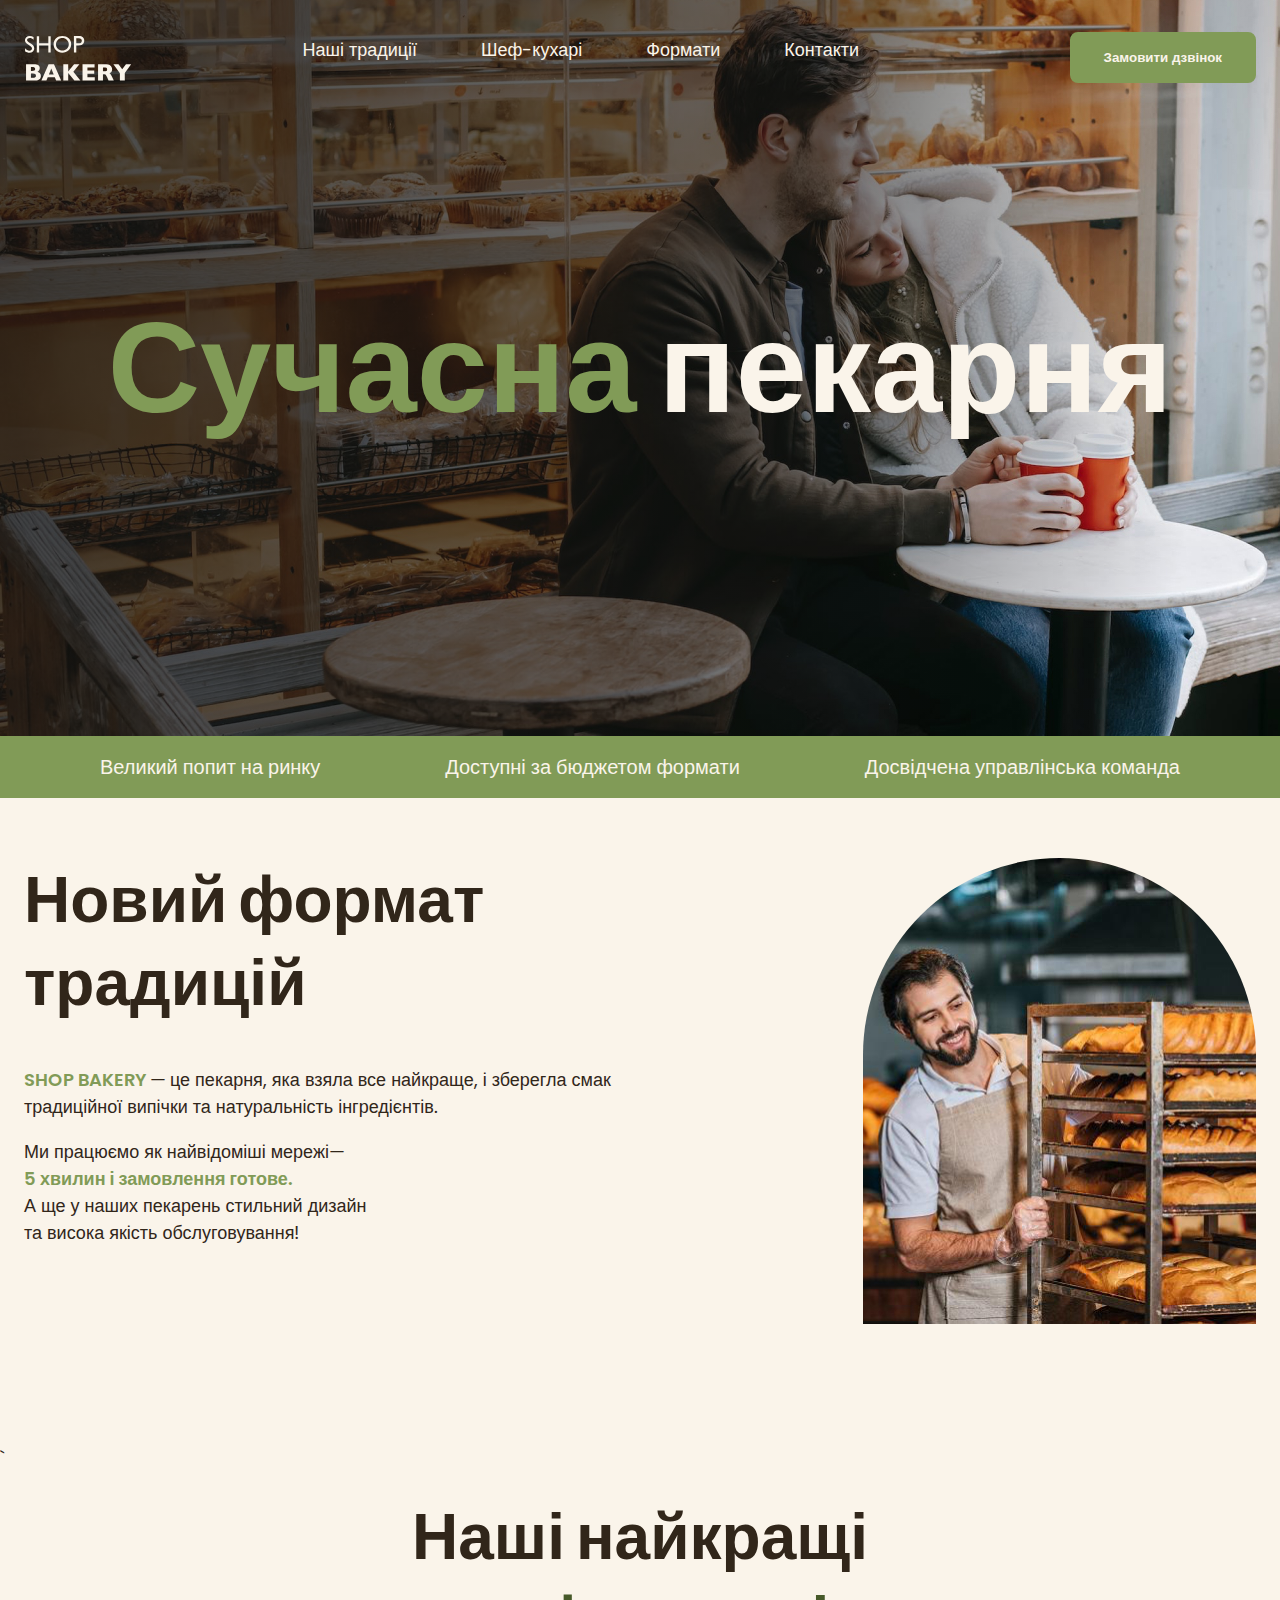
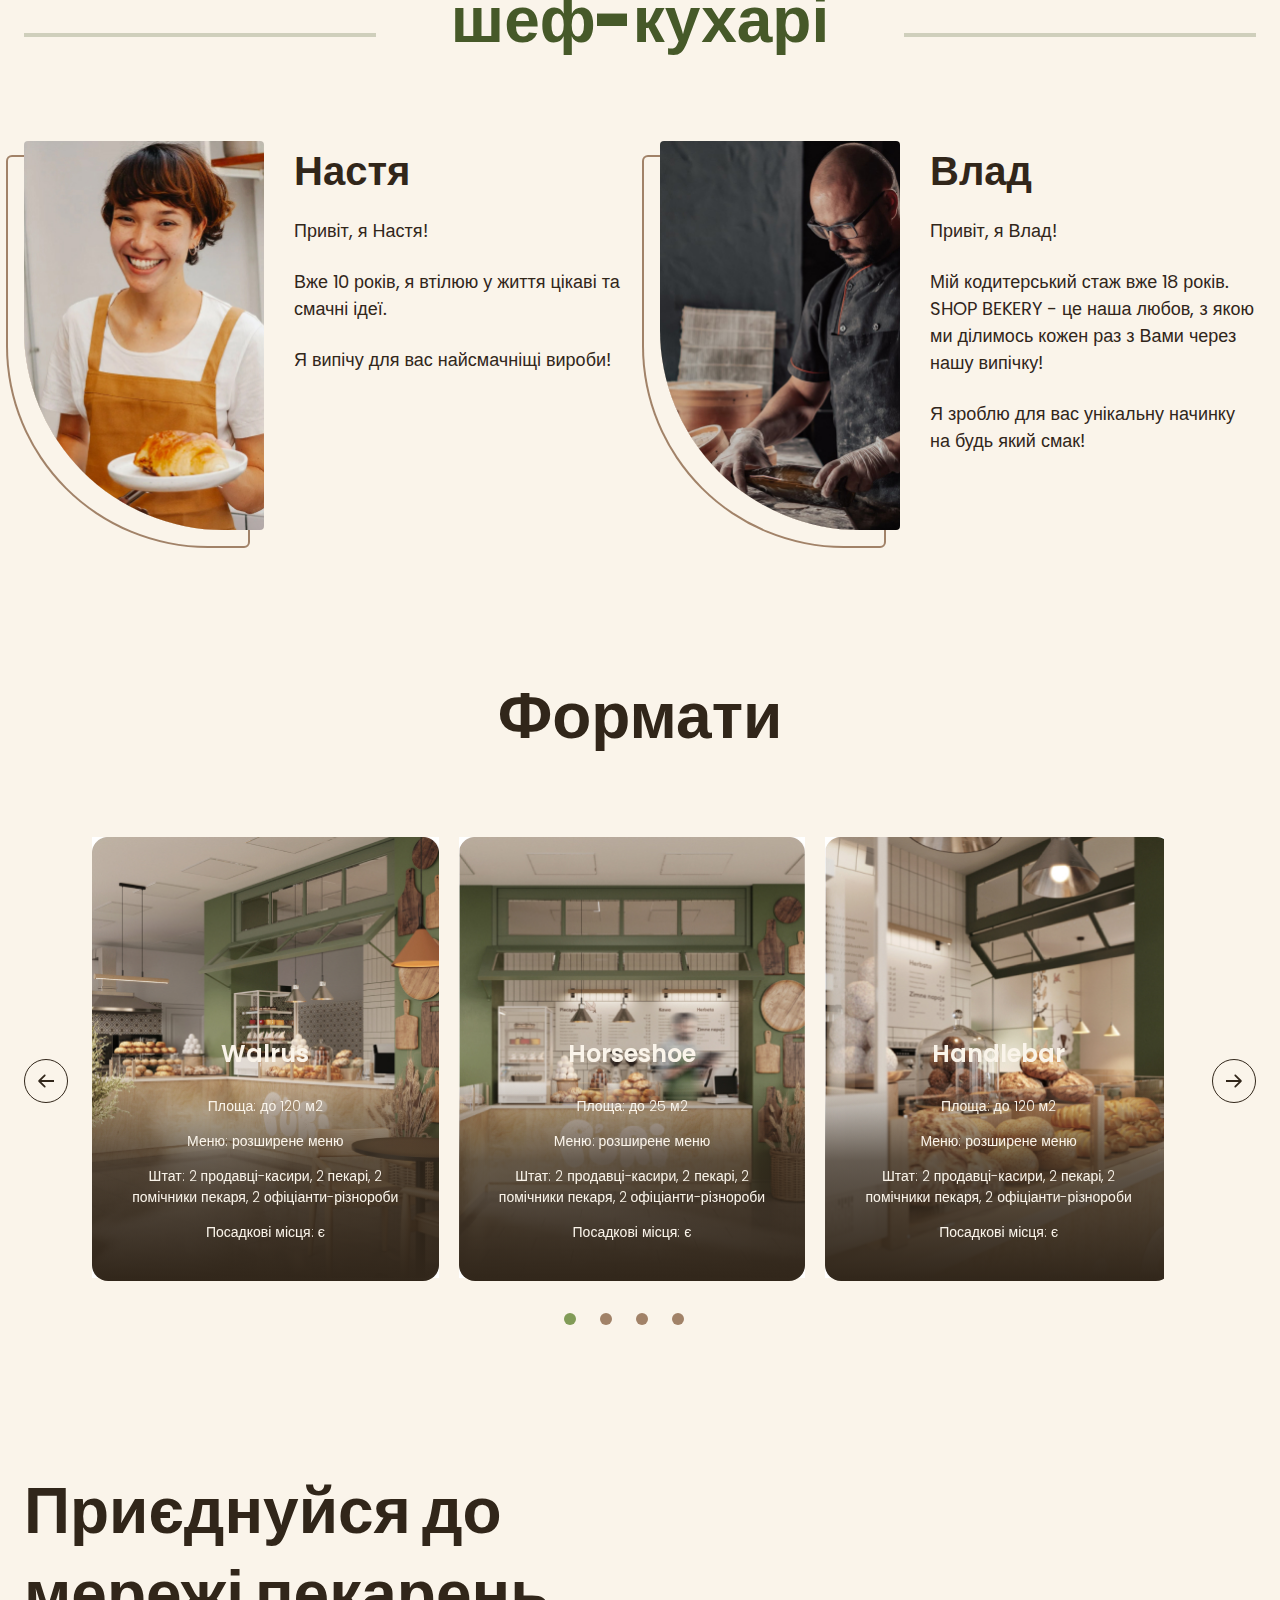
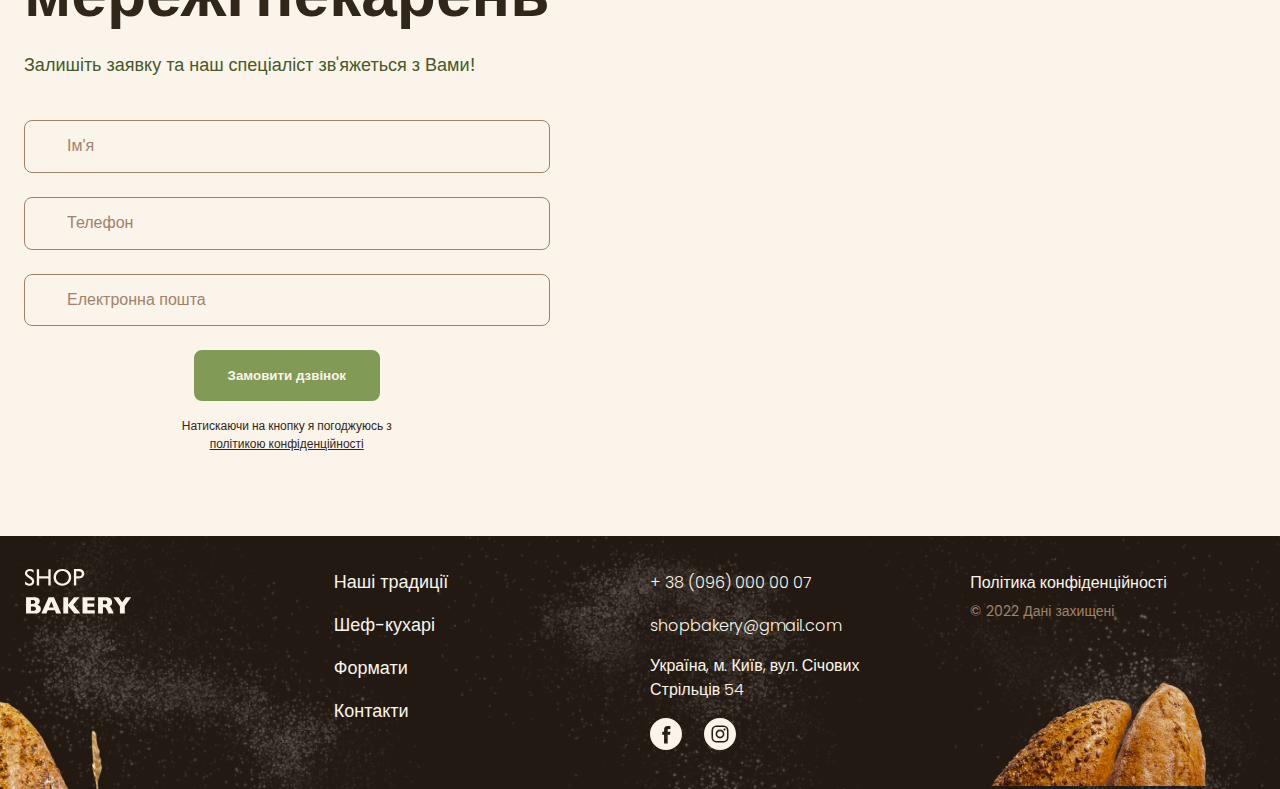
<file: index.html>
<!DOCTYPE html>
<html lang="uk">

<head>
  <meta charset="UTF-8" />
  <meta name="viewport" content="width=device-width, initial-scale=1.0" />
  <title>Сучасна пекарня</title>
</head>
<link rel="preconnect" href="https://fonts.googleapis.com">
<link rel="preconnect" href="https://fonts.gstatic.com" crossorigin>
<link rel="stylesheet" href="./css/main.min.css">
<link rel="stylesheet" href="https://unpkg.com/swiper@8/swiper-bundle.min.css" />

<body>
  <header class="header">
    <div class="header__container">
      <nav class="header__nav">
        <a href="./index.html"><img src="./images/logo.svg" alt="логотип сучасної пекарні"></a>
        <ul class="header__menu">
          <li><a class=" link" href="#traditions-section">Наші традиції</a></li>
          <li><a class=" link" href="#cooker-section">Шеф-кухарі</a></li>
          <li><a class=" link" href="#format-section">Формати</a></li>
          <li><a class=" link" href="#contact-section">Контакти</a></li>
        </ul>
      </nav>
      <button type="button" class="header__button modal-btn-open">Замовити дзвінок</button>
      <button type="button" class="header__burger menu-btn-open">
        <svg width="24" height="24">
          <use href="./images/icons.svg#icon-burger_menu1"> </use>
        </svg>
      </button>
      <div class="mobile-menu">
        <button type="button" class="mobile-menu__btn-close menu-btn-close"></button>
        <div class="mobile-menu__container">
          <nav class="mobile-menu__nav">
            <a class="mobile-menu__logo" href="./index.html"></a>
            <ul class="mobile-menu__menu">
              <li><a class="mobile-menu__link menu-link" href="#traditions-section">Наші традиції</a></li>
              <li><a class="mobile-menu__link menu-link" href="#cooker-section">Шеф-кухарі</a></li>
              <li><a class="mobile-menu__link menu-link" href="#format-section">Формати</a></li>
              <li><a class="mobile-menu__link menu-link" href="#contact-section">Контакти</a></li>
            </ul>
          </nav>
          <img class="mobile-menu__group" src="./images/mobile-group.png" alt="bread and text mobile">
        </div>
      </div>
    </div>
  </header>
  <main>
    <section class="hero-section"> <!-- 1 -->
      <div class="hero-section__container ">
        <h1 class="hero-section__title"> <span class="text-brand">Сучасна</span> пекарня</h1>
      </div>
      <button type="button" class="hero-section__button modal-btn-open">Замовити дзвінок</button>
    </section>
    <section class="adventages-section"> <!-- 2.1 -->
      <div class="adventages-container">
        <h2 class="visually-hidden">Наші переваги</h2>
        <ul class="adventages-section__list">
          <li class="adventages-section__item">Великий попит на ринку</li>
          <li class="adventages-section__item">Доступні за бюджетом формати</li>
          <li class="adventages-section__item">Досвідчена управлінська команда</li>
        </ul>
      </div>
    </section>
    <section class="traditions-section section" id="traditions-section"> <!-- 2 -->
      <div class="container">
        <div class="traditions-section__container">
          <div class="traditions-section__content">
            <h2 class="section__title traditions-section__title ">Новий формат традицій </h2>
            <p class="traditions-section__text"><span class="uppercase text-brand text-bold">shop bakery
              </span> — це пекарня, яка взяла все
              найкраще, і зберегла смак <br>
              традиційної випічки та натуральність інгредієнтів.</p>
            <p class="traditions-section__text">Ми працюємо як найвідоміші мережі— <br>
              <span class="text-brand text-bold">5 хвилин і замовлення готове.</span> <br>
              А ще у наших пекарень стильний дизайн <br>
              та висока якість обслуговування!
            </p>
          </div>
          <img class="traditions-section__image" srcset="./images/baker-man.jpg 1x, ./images/baker-@2x.jpg 2x"
            src="./images/baker-man.jpg" alt="чоловік пекар дивиться на батони із посмішкою">
        </div>
      </div>
    </section>

    <section class="chefs-section section" id="chefs-section"> <!-- 3 -->`
      <div class="container">
        <h2 class="chefs-section__title section__title section__title--centered">Наші найкращі <br>
          <span class="text-brand-dark">шеф-кухарі</span>
        </h2>
        <ul class="chefs-section__list">
          <li class="chefs-section__item">
            <article class="chef-card">
              <img class="chef-card__foto" src="./images/Nastya chef.jpg"
                srcset="./images/Nastya chef.jpg 1x, ./images/Nastya chef@2x.jpg 2x" alt="Nastya-foto">
              <div>
                <h3 class="chef-card__title">Настя</h3>
                <p class="chef-card__text"> Привіт, я Настя!</p>
                <p class="chef-card__text">Вже 10 років, я втілюю
                  у життя цікаві та смачні ідеї.</p>
                <p class="chef-card__text">Я випічу для вас
                  найсмачніщі вироби!</p>

              </div>
            </article>
          </li>
          <li class="chefs-section__item">
            <article class="chef-card">
              <img class="chef-card__foto" src="./images/Vlad chef.jpg"
                srcset="./images/Vlad chef.jpg 1x, ./images/Vlad chef@2x.jpg 2x" alt="Vlad-foto">
              <div>
                <h3 class="chef-card__title">Влад</h3>
                <p class="chef-card__text"> Привіт, я Влад! </p>
                <p class="chef-card__text">Мій кодитерський стаж вже 18 років.
                  SHOP BEKERY - це наша любов, з
                  якою ми ділимось кожен раз з Вами
                  через нашу випічку!</p>
                <p class="chef-card__text">Я зроблю для вас унікальну начинку на будь який смак!</p>


              </div>
            </article>
          </li>
        </ul>
      </div>
    </section>

    <section class="formats-section section" id="format-section"> <!-- 4 -->
      <div class="container">
        <h2 class="formats-section__title section__title section__title--centered">Формати</h2>
        <div class="formats-section__slider">
          <button class="formats-section__button carousel-button prev" type="button">
            <svg width="16" height="16">
              <use href="./images/icons.svg#icon-Arrow-1"> </use>
            </svg>
          </button>
          <div class="formats-section__container swiper mySwiper">
            <ul class="formats-section__list swiper-wrapper">
              <li class="swiper-slide">
                <article class="format-card">
                  <img class="format-card__image" src="./images/Walrus.jpg"
                    srcset="./images/Walrus.jpg 1x, ./images/Walrus@2x.jpg 2x" alt="Walrus">
                  <h3 class="format-card__title" lang="en">Walrus</h3>
                  <div class=" format-card__text">
                    <p>Площа: до 120 м2</p>
                    <p> Меню: розширене меню</p>
                    <p>Штат: 2 продавці-касири, 2 пекарі, 2 помічники пекаря, 2 офіціанти-різнороби</p>
                    <p>Посадкові місця: є</p>
                  </div>
                </article>
              </li>
              <li class="swiper-slide">
                <article class="format-card">
                  <img class="format-card__image" src="./images/Hersehoe.jpg"
                    srcset="./images/Hersehoe.jpg 1x, ./images/Hersehoe@2x.jpg 2x" alt="Horseshoe">
                  <h3 class="format-card__title" lang="en">Horseshoe</h3>
                  <div class="format-card__text">
                    <p>Площа: до 25 м2</p>
                    <p> Меню: розширене меню</p>
                    <p>Штат: 2 продавці-касири, 2 пекарі, 2 помічники пекаря, 2 офіціанти-різнороби</p>
                    <p>Посадкові місця: є</p>

                </article>
              </li>
              <li class="swiper-slide">
                <article class="format-card">
                  <img class="format-card__image" src="./images/handlebar.jpg"
                    srcset="./images/handlebar.jpg 1x, ./images/handlebar@2x.jpg 2x" alt="Handlebar">
                  <h3 class="format-card__title" lang="en">Handlebar</h3>
                  <div class="format-card__text">
                    <p>Площа: до 120 м2</p>
                    <p> Меню: розширене меню</p>
                    <p>Штат: 2 продавці-касири, 2 пекарі, 2 помічники пекаря, 2 офіціанти-різнороби</p>
                    <p>Посадкові місця: є</p>
                  </div>
                </article>
              </li>

              <li class="swiper-slide">
                <article class="format-card">
                  <img class="format-card__image" src="./images/Walrus.jpg" alt="Walrus">
                  <h3 class="format-card__title" lang="en">Walrus</h3>
                  <div class=" format-card__text">
                    <p>Площа: до 120 м2</p>
                    <p> Меню: розширене меню</p>
                    <p>Штат: 2 продавці-касири, 2 пекарі, 2 помічники пекаря, 2 офіціанти-різнороби</p>
                    <p>Посадкові місця: є</p>
                  </div>
                </article>
              </li>
              <li class="swiper-slide">
                <article class="format-card">
                  <img class="format-card__image" src="./images/Hersehoe.jpg" alt="Horseshoe">
                  <h3 class="format-card__title" lang="en">Horseshoe</h3>
                  <div class="format-card__text">
                    <p>Площа: до 25 м2</p>
                    <p> Меню: розширене меню</p>
                    <p>Штат: 2 продавці-касири, 2 пекарі, 2 помічники пекаря, 2 офіціанти-різнороби</p>
                    <p>Посадкові місця: є</p>

                </article>
              </li>
              <li class="swiper-slide">
                <article class="format-card">
                  <img class="format-card__image" src="./images/handlebar.jpg" alt="Handlebar">
                  <h3 class="format-card__title" lang="en">Handlebar</h3>
                  <div class="format-card__text">
                    <p>Площа: до 120 м2</p>
                    <p> Меню: розширене меню</p>
                    <p>Штат: 2 продавці-касири, 2 пекарі, 2 помічники пекаря, 2 офіціанти-різнороби</p>
                    <p>Посадкові місця: є</p>
                  </div>
                </article>
              </li>
            </ul>
            <div class="pagination">
              <span class="pagination__button">
              </span>
              <span class="pagination__button">
              </span>
              <span class="pagination__button">
              </span>
              <span class="pagination__button">
              </span>
            </div>
          </div>
          <button class="formats-section__button carousel-button next" type="button">
            <svg width="16" height="16">
              <use href="./images/icons.svg#icon-Arrow-1"> </use>
            </svg>
          </button>
        </div>
      </div>
    </section>
    <section class="contact-section section" id="contact-section"> <!-- 5 -->
      <div class="container">
        <div class="contact-section__container">
          <div class="contact-section__form">
            <h2 class="contact-section__title section__title">Приєднуйся до <br>
              мережі пекарень</h2>
            <p class="contact-section__text">Залишіть заявку та наш спеціаліст зв'яжеться з Вами!
            </p>
            <form name="contact-form" autocomplete="off">
              <div class="contact-section__field input">
                <label class="input__label visually-hidden" for="user name">Ім'я</label>
                <input class="input__control" type="text" id="user name" name="user-name" placeholder="Ім'я" required />
              </div>
              <div class="contact-section__field input">
                <label class="input__label visually-hidden" for="user-tel">Телефон</label>
                <input class="input__control" type="tel" id="user-tel" name="user-tel" placeholder="Телефон" required />
              </div>
              <div class="contact-section__field input">
                <label class="input__label visually-hidden" for="user-email">Електронна пошта</label>
                <input class="input__control" type="email" id="user-email" name="user-email"
                  placeholder="Електронна пошта" required />
              </div>
              <div class="contact-section__btn">
                <button type="submit" class="modal-btn-open form" disabled>
                  Замовити дзвінок
                </button>
              </div>
              <p class="contact-section__form-terms form-terms">Натискаючи на кнопку я погоджуюсь з<br>
                <a class="form-terms__link" href="#" target="blank">
                  політикою конфіденційності</a>
              </p>
            </form>
          </div>
          <iframe class="contact-section__map"
            src="https://www.google.com/maps/embed?pb=!1m18!1m12!1m3!1d2540.1640531314047!2d30.491233500000003!3d50.4566697!2m3!1f0!2f0!3f0!3m2!1i1024!2i768!4f13.1!3m3!1m2!1s0x40d4ce637bfe1717%3A0x5370c2254ad1b952!2z0YPQuy4g0KHQtdGH0LXQstGL0YUg0KHRgtGA0LXQu9GM0YbQvtCyLCA1NCwg0JrQuNC10LIsINCj0LrRgNCw0LjQvdCwLCAwMjAwMA!5e0!3m2!1sru!2see!4v1695553784741!5m2!1sru!2see"
            allowfullscreen="" loading="lazy" referrerpolicy="no-referrer-when-downgrade">
          </iframe>
        </div>
      </div>
    </section>
  </main>
  <footer class="footer">
    <div class="container">
      <div class="footer__container">
        <nav class="footer__nav">
          <div class="footer__logo">
            <a href="./"><img src="./images/logo.svg" alt="логотип сучасної пекарні"></a>
          </div>
          <ul class="footer__menu">
            <li><a class=" link" href="#traditions-section"> Наші традиції</a></li>
            <li><a class=" link" href="#cooker-section"> Шеф-кухарі</a></li>
            <li><a class=" link" href="#format-section">Формати</a></li>
            <li><a class=" link" href="#contact-section"> Контакти</a></li>
          </ul>
        </nav>
        <address class="footer__address">
          <ul class="footer__list">
            <li><a class="footer__link" href="tel:+380960000007">+ 38 (096) 000 00 07</a></li>
            <li><a class="footer__link" href="mailto:shopbakery@gmail.com">shopbakery@gmail.com</a></li>
            <li><a class="footer__link" href="https://maps.app.goo.gl/KGZe3xbd6ZkTj54U8" target="blank">Україна, м.
                Київ,
                вул. Січових Стрільців 54</a></li>
            <div class="footer__net">
              <li>
                <a href="#">
                  <svg class="footer__icon" width="32" height="32">
                    <use href="./images/icons.svg#icon-facebook"> </use>
                  </svg>
                </a>
              </li> <!--facefook icon -->
              <li>
                <a href="#">
                  <svg class="footer__icon" width="32" height="32">
                    <use href="./images/icons.svg#icon-instagram"> </use>
                  </svg>
                </a>
              </li> <!--instagram icon -->
            </div>
          </ul>
          <div class="footer__info">
            <a class="footer__link" href="#" target="blank"> Політика конфіденційності</a>
            <p class="footer__copyright"> &copy; 2022 Дані захищені</p>
          </div>
        </address>
      </div>
    </div>
  </footer>
  <div class="backdrop is-hidden">
    <div class="modal">
      <button type="button" class="modal-btn-close">
      </button>
      <h2 class="modal__title">Замовити дзвінок</h2>
      <p class="modal__text">Залишіть заявку та наш спеціаліст зв'яжеться з Вами!
      </p>
      <form name="modal-form" autocomplete="off">
        <div class="modal__form-field input">
          <label class="input__label visually-hidden" for="user name">Ім'я</label>
          <input class="input__control" type="text" id="user name" name="user-name" placeholder="Ім'я" required />
        </div>
        <div class="modal__form-field input">
          <label class="input__label visually-hidden" for="user-tel">Телефон</label>
          <input class="input__control" type="tel" id="user-tel" name="user-tel" placeholder="Телефон" required />
        </div>
        <div class="modal__form-field input">
          <label class="input__label visually-hidden" for="user-email">Електронна пошта</label>
          <input class="input__control" type="email" id="user-email" name="user-email" placeholder="Електронна пошта"
            required />
        </div>
        <div>
          <button type="submit" class="modal-btn-open modal__btn" disabled>
            Замовити дзвінок
          </button>
        </div>
        <p class="form-terms">Натискаючи на кнопку я погоджуюсь <br>
          <a class="form-terms__link" href="#" target="blank">
            з політикою конфіденційності</a>
        </p>

      </form>
    </div>
  </div>
  <script src="https://unpkg.com/swiper@8/swiper-bundle.min.js"></script>
  <script src="./js/formats-slider.js"></script>
  <script src="./js/moblie-menu.js"></script>
  <script src="./js/modal.js"></script>
</body>

</html>
</file>
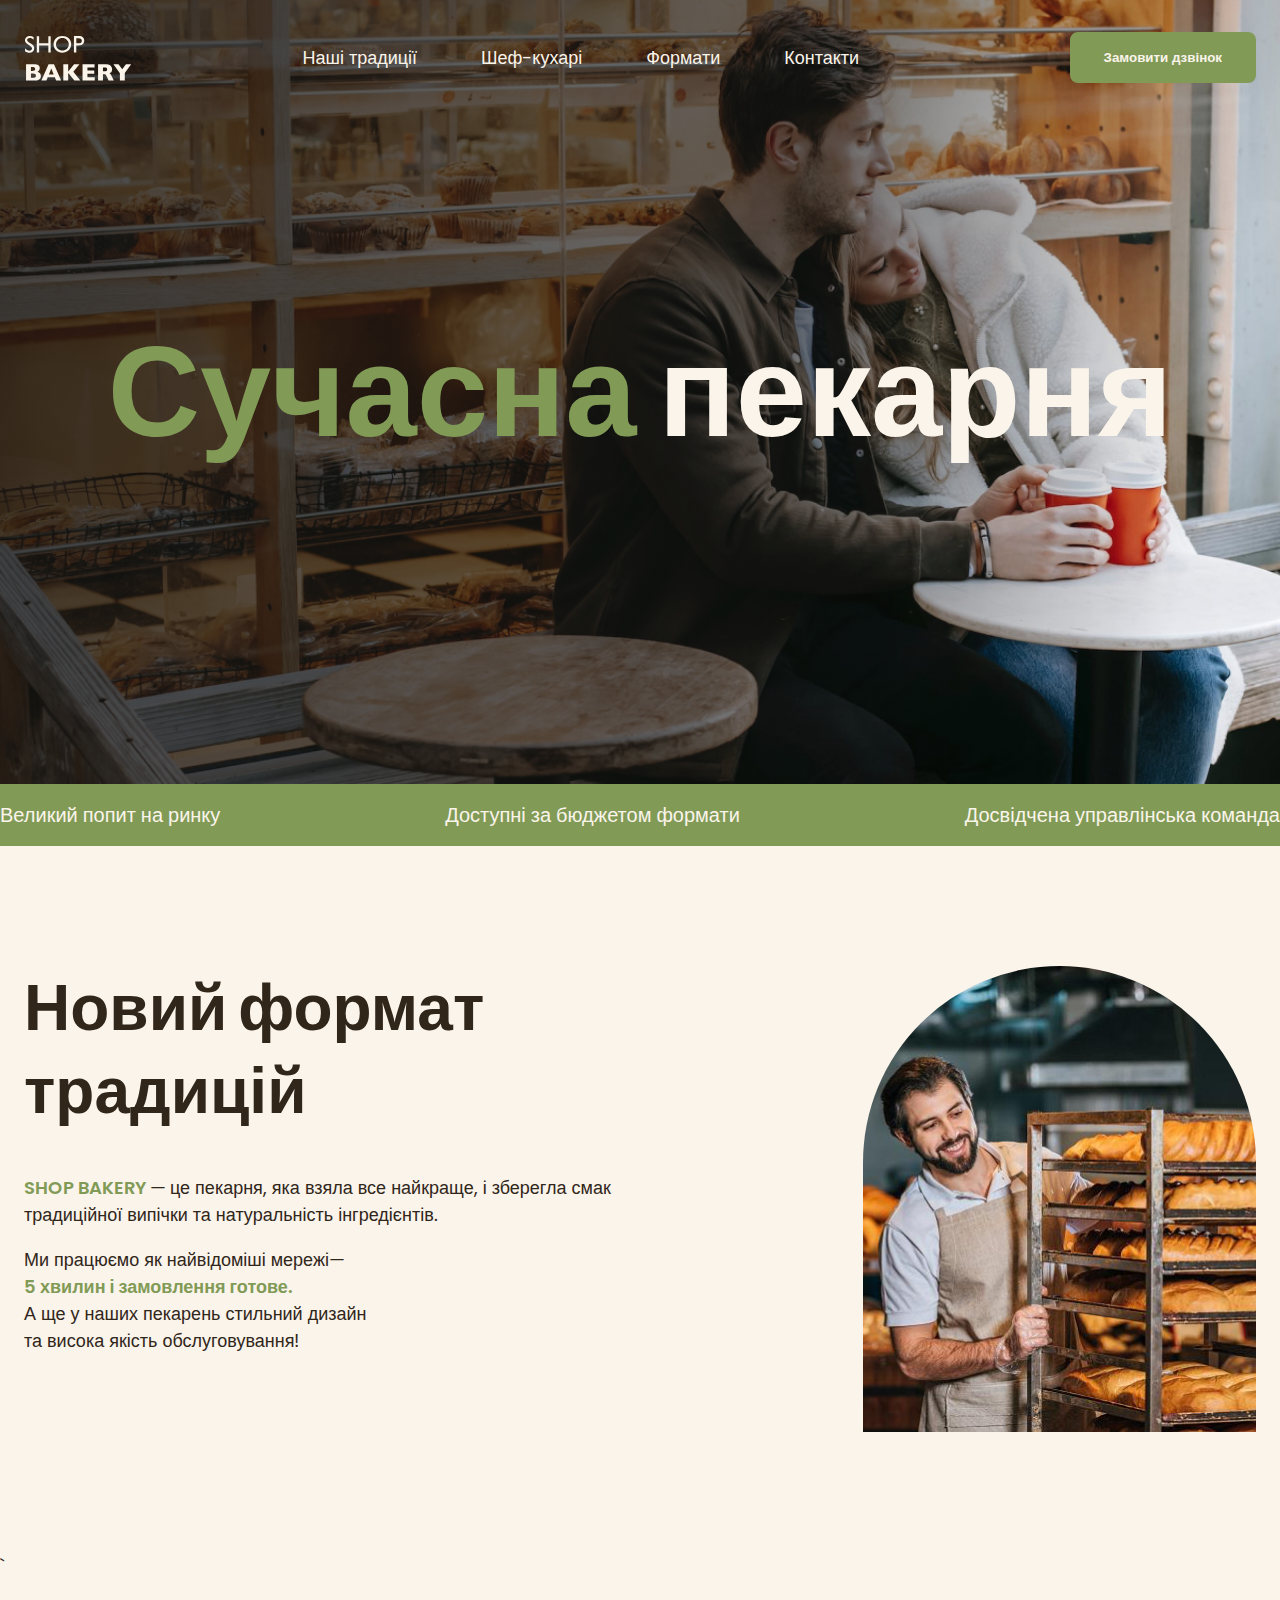
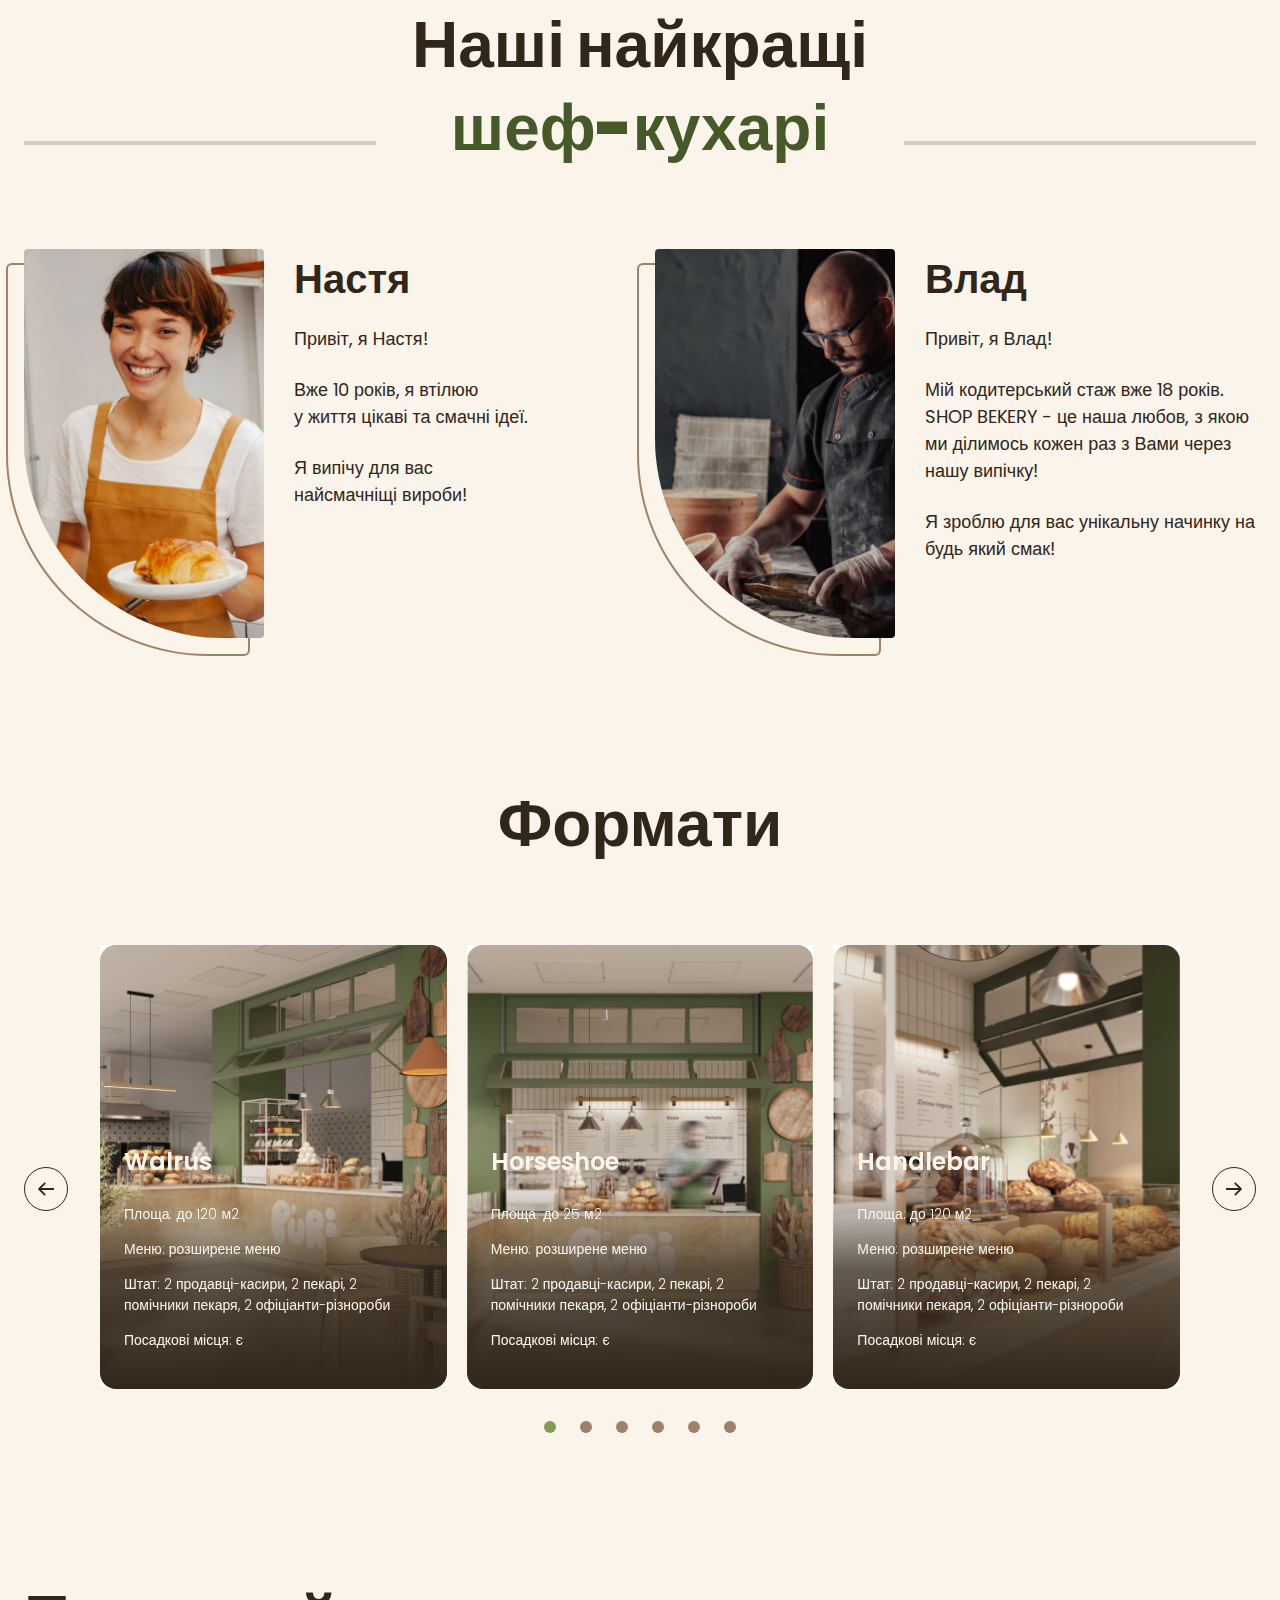
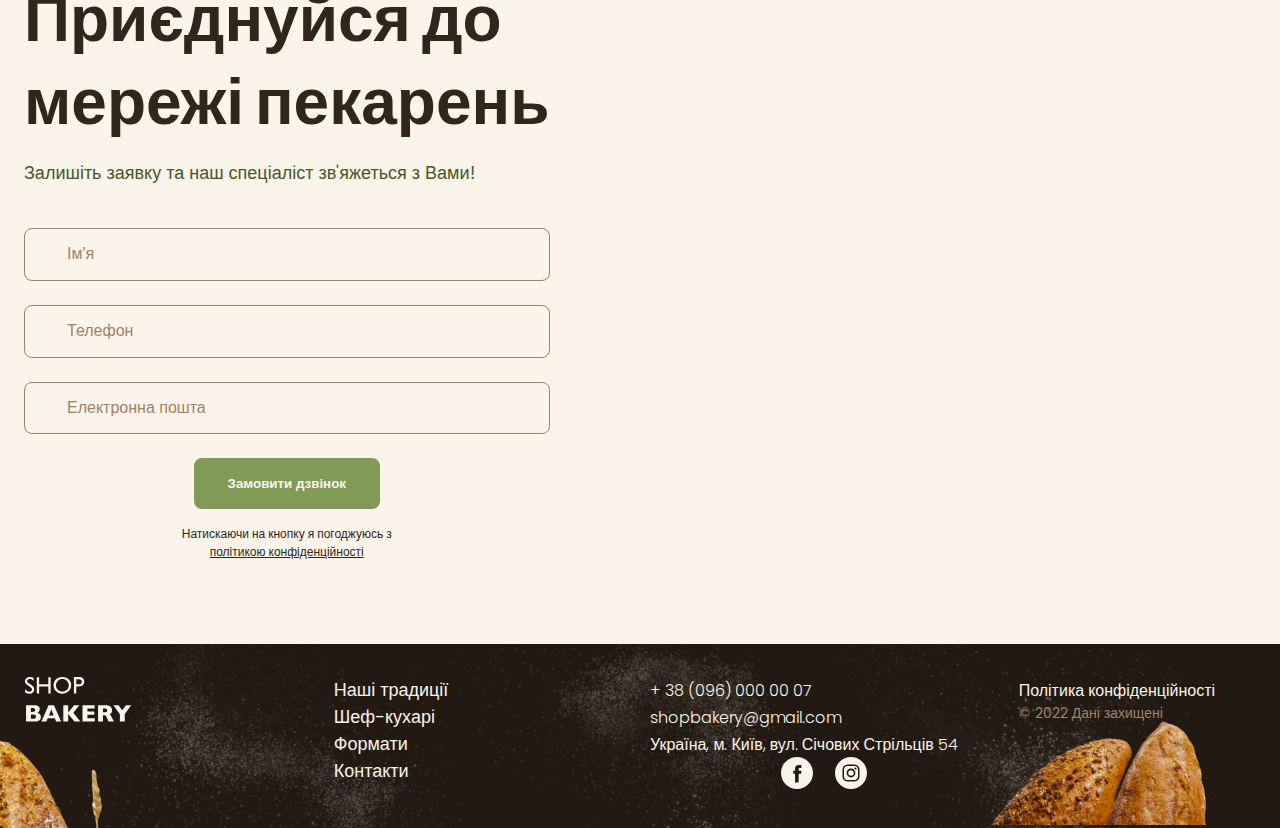
<file: Bakery-website-project/index.html>
<!DOCTYPE html>
<html lang="uk">

<head>
  <meta charset="UTF-8" />
  <meta name="viewport" content="width=device-width, initial-scale=1.0" />
  <title>Сучасна пекарня</title>
</head>
<link rel="preconnect" href="https://fonts.googleapis.com">
<link rel="preconnect" href="https://fonts.gstatic.com" crossorigin>
<link rel="stylesheet" href="./css/main.min.css">
<link rel="stylesheet" href="https://cdn.jsdelivr.net/npm/swiper@11/swiper-bundle.min.css" />

<body>
  <header class="header">
    <div class="header__container">
      <nav class="header__nav">
        <a href="./index.html"><img src="./images/logo.svg" alt="логотип сучасної пекарні"></a>
        <ul class="header__menu">
          <li><a class=" link" href="#traditions-section">Наші традиції</a></li>
          <li><a class=" link" href="#cooker-section">Шеф-кухарі</a></li>
          <li><a class=" link" href="#format-section">Формати</a></li>
          <li><a class=" link" href="#contact-section">Контакти</a></li>
        </ul>
      </nav>
      <button type="button" class="header__button modal-btn-open">Замовити дзвінок</button>
      <button type="button" class="header__burger menu-btn-open">
        <svg width="24" height="24">
          <use href="./images/icons.svg#icon-burger_menu1"> </use>
        </svg>
      </button>
      <div class="mobile-menu">
        <button type="button" class="mobile-menu__btn-close menu-btn-close">close</button>
      </div>
    </div>
  </header>
  <main>
    <section class="hero-section"> <!-- 1 -->
      <div class="container">
        <h1 class="hero-section__title"> <span class="text-brand">Сучасна</span> пекарня</h1>
      </div>
      <button type="button" class="hero-section__button modal-btn-open">Замовити дзвінок</button>
    </section>
    <section class="adventages-section"> <!-- 2.1 -->
      <div class="adventages-container">
        <h2 class="visually-hidden">Наші переваги</h2>
        <ul class="adventages-section__list">
          <li class="adventages-section__item">Великий попит на ринку</li>
          <li class="adventages-section__item">Доступні за бюджетом формати</li>
          <li class="adventages-section__item">Досвідчена управлінська команда</li>
        </ul>
      </div>
    </section>
    <section class="traditions-section section" id="traditions-section"> <!-- 2 -->
      <div class="container">
        <div class="traditions-section__container">
          <div class="traditions-section__content">
            <h2 class="section__title traditions-section__title ">Новий формат традицій </h2>
            <p class="traditions-section__text"><span class="uppercase text-brand text-bold">shop bakery
              </span> — це пекарня, яка взяла все
              найкраще, і зберегла смак <br>
              традиційної випічки та натуральність інгредієнтів.</p>
            <p class="traditions-section__text">Ми працюємо як найвідоміші мережі— <br>
              <span class="text-brand text-bold">5 хвилин і замовлення готове.</span> <br>
              А ще у наших пекарень стильний дизайн <br>
              та висока якість обслуговування!
            </p>
          </div>
          <img class="traditions-section__image" srcset="./images/baker-man.jpg 1x, ./images/baker-@2x.jpg 2x"
            src="./images/baker-man.jpg" alt="чоловік пекар дивиться на батони із посмішкою">
        </div>
      </div>
    </section>

    <section class="chefs-section section" id="chefs-section"> <!-- 3 -->`
      <div class="container">
        <h2 class="chefs-section__title section__title section__title--centered">Наші найкращі <br>
          <span class="text-brand-dark">шеф-кухарі</span>
        </h2>
        <ul class="chefs-section__list">
          <li class="chefs-section__item">
            <article class="chef-card">
              <img class="chef-card__foto" src="./images/Nastya chef.jpg" alt="Nastya-foto">
              <div>
                <h3 class="chef-card__title">Настя</h3>
                <p class="chef-card__text"> Привіт, я Настя!</p>
                <p class="chef-card__text">Вже 10 років, я втілюю<br>
                  у життя цікаві та смачні ідеї.</p>
                <p class="chef-card__text">Я випічу для вас <br>
                  найсмачніщі вироби!</p>

              </div>
            </article>
          </li>
          <li class="chefs-section__item">
            <article class="chef-card">
              <img class="chef-card__foto" src="./images/Vlad chef.jpg" alt="Vlad-foto">
              <div>
                <h3 class="chef-card__title">Влад</h3>
                <p class="chef-card__text"> Привіт, я Влад! </p>
                <p class="chef-card__text">Мій кодитерський стаж вже 18 років.
                  SHOP BEKERY - це наша любов, з
                  якою ми ділимось кожен раз з Вами
                  через нашу випічку!</p>
                <p class="chef-card__text">Я зроблю для вас унікальну начинку на будь який смак!</p>


              </div>
            </article>
          </li>
        </ul>
      </div>
    </section>

    <section class="formats-section section" id="format-section"> <!-- 4 -->
      <div class="container">
        <h2 class="formats-section__title section__title section__title--centered">Формати</h2>
        <div class="formats-section__slider">
          <button class="formats-section__button carousel-button prev" type="button">
            <svg width="16" height="16">
              <use href="./images/icons.svg#icon-Arrow-1"> </use>
            </svg>
          </button>
          <div class="formats-section__container swiper-container">
            <ul class="formats-section__list swiper-wrapper">
              <li class="swiper-slide">
                <article class="format-card">
                  <img class="format-card__image" src="./images/Walrus.jpg" alt="Walrus">
                  <h3 class="format-card__title" lang="en">Walrus</h3>
                  <div class=" format-card__text">
                    <p>Площа: до 120 м2</p>
                    <p> Меню: розширене меню</p>
                    <p>Штат: 2 продавці-касири, 2 пекарі, 2 помічники пекаря, 2 офіціанти-різнороби</p>
                    <p>Посадкові місця: є</p>
                  </div>
                </article>
              </li>
              <li class="swiper-slide">
                <article class="format-card">
                  <img class="format-card__image" src="./images/Hersehoe.jpg" alt="Horseshoe">
                  <h3 class="format-card__title" lang="en">Horseshoe</h3>
                  <div class="format-card__text">
                    <p>Площа: до 25 м2</p>
                    <p> Меню: розширене меню</p>
                    <p>Штат: 2 продавці-касири, 2 пекарі, 2 помічники пекаря, 2 офіціанти-різнороби</p>
                    <p>Посадкові місця: є</p>

                </article>
              </li>
              <li class="swiper-slide">
                <article class="format-card">
                  <img class="format-card__image" src="./images/handlebar.jpg" alt="Handlebar">
                  <h3 class="format-card__title" lang="en">Handlebar</h3>
                  <div class="format-card__text">
                    <p>Площа: до 120 м2</p>
                    <p> Меню: розширене меню</p>
                    <p>Штат: 2 продавці-касири, 2 пекарі, 2 помічники пекаря, 2 офіціанти-різнороби</p>
                    <p>Посадкові місця: є</p>
                  </div>
                </article>
              </li>

              <li class="swiper-slide">
                <article class="format-card">
                  <img class="format-card__image" src="./images/Walrus.jpg" alt="Walrus">
                  <h3 class="format-card__title" lang="en">Walrus</h3>
                  <div class=" format-card__text">
                    <p>Площа: до 120 м2</p>
                    <p> Меню: розширене меню</p>
                    <p>Штат: 2 продавці-касири, 2 пекарі, 2 помічники пекаря, 2 офіціанти-різнороби</p>
                    <p>Посадкові місця: є</p>
                  </div>
                </article>
              </li>
              <li class="swiper-slide">
                <article class="format-card">
                  <img class="format-card__image" src="./images/Hersehoe.jpg" alt="Horseshoe">
                  <h3 class="format-card__title" lang="en">Horseshoe</h3>
                  <div class="format-card__text">
                    <p>Площа: до 25 м2</p>
                    <p> Меню: розширене меню</p>
                    <p>Штат: 2 продавці-касири, 2 пекарі, 2 помічники пекаря, 2 офіціанти-різнороби</p>
                    <p>Посадкові місця: є</p>

                </article>
              </li>
              <li class="swiper-slide">
                <article class="format-card">
                  <img class="format-card__image" src="./images/handlebar.jpg" alt="Handlebar">
                  <h3 class="format-card__title" lang="en">Handlebar</h3>
                  <div class="format-card__text">
                    <p>Площа: до 120 м2</p>
                    <p> Меню: розширене меню</p>
                    <p>Штат: 2 продавці-касири, 2 пекарі, 2 помічники пекаря, 2 офіціанти-різнороби</p>
                    <p>Посадкові місця: є</p>
                  </div>
                </article>
              </li>
            </ul>
            <div class="pagination">
              <span class="pagination__button">
              </span>
              <span class="pagination__button">
              </span>
              <span class="pagination__button">
              </span>
              <span class="pagination__button">
              </span>
            </div>
          </div>
          <button class="formats-section__button carousel-button next" type="button">
            <svg width="16" height="16">
              <use href="./images/icons.svg#icon-Arrow-1"> </use>
            </svg>
          </button>
        </div>
      </div>
    </section>
    <section class="contact-section section" id="contact-section"> <!-- 5 -->
      <div class="container">
        <div class="contact-section__container">
          <div class="contact-section__form">
            <h2 class="contact-section__title section__title">Приєднуйся до <br>
              мережі пекарень</h2>
            <p class="contact-section__text">Залишіть заявку та наш спеціаліст зв'яжеться з Вами!
            </p>
            <form name="contact-form" autocomplete="off">
              <div class="contact-section__field input">
                <label class="input__label visually-hidden" for="user name">Ім'я</label>
                <input class="input__control" type="text" id="user name" name="user-name" placeholder="Ім'я" required />
              </div>
              <div class="contact-section__field input">
                <label class="input__label visually-hidden" for="user-tel">Телефон</label>
                <input class="input__control" type="tel" id="user-tel" name="user-tel" placeholder="Телефон" required />
              </div>
              <div class="contact-section__field input">
                <label class="input__label visually-hidden" for="user-email">Електронна пошта</label>
                <input class="input__control" type="email" id="user-email" name="user-email"
                  placeholder="Електронна пошта" required />
              </div>
              <div class="contact-section__btn">
                <button type="submit" class="modal-btn-open form" disabled>
                  Замовити дзвінок
                </button>
              </div>
              <p class="form-terms">Натискаючи на кнопку я погоджуюсь з<br>
                <a class="form-terms__link" href="#" target="blank">
                  політикою конфіденційності</a>
              </p>
            </form>
          </div>
          <iframe class="contact-section__map"
            src="https://www.google.com/maps/embed?pb=!1m18!1m12!1m3!1d2540.1640531314047!2d30.491233500000003!3d50.4566697!2m3!1f0!2f0!3f0!3m2!1i1024!2i768!4f13.1!3m3!1m2!1s0x40d4ce637bfe1717%3A0x5370c2254ad1b952!2z0YPQuy4g0KHQtdGH0LXQstGL0YUg0KHRgtGA0LXQu9GM0YbQvtCyLCA1NCwg0JrQuNC10LIsINCj0LrRgNCw0LjQvdCwLCAwMjAwMA!5e0!3m2!1sru!2see!4v1695553784741!5m2!1sru!2see"
            allowfullscreen="" loading="lazy" referrerpolicy="no-referrer-when-downgrade">
          </iframe>
        </div>
      </div>
    </section>
  </main>
  <footer class="footer">
    <div class="container">
      <div class="footer__container">
        <nav class="footer__nav">
          <div class="footer__logo">
            <a href="./"><img src="./images/logo.svg" alt="логотип сучасної пекарні"></a>
          </div>
          <ul class="footer__menu">
            <li><a class=" link" href="#traditions-section"> Наші традиції</a></li>
            <li><a class=" link" href="#cooker-section"> Шеф-кухарі</a></li>
            <li><a class=" link" href="#format-section">Формати</a></li>
            <li><a class=" link" href="#contact-section"> Контакти</a></li>
          </ul>
        </nav>
        <address class="footer__address">
          <ul class="footer__list">
            <li><a class="footer__link" href="tel:+380960000007">+ 38 (096) 000 00 07</a></li>
            <li><a class="footer__link" href="mailto:shopbakery@gmail.com">shopbakery@gmail.com</a></li>
            <li><a class="footer__link" href="https://maps.app.goo.gl/KGZe3xbd6ZkTj54U8" target="blank">Україна, м.
                Київ,
                вул. Січових Стрільців 54</a></li>
            <div class="footer__net">
              <li>
                <a href="#">
                  <svg class="footer__icon" width="32" height="32">
                    <use href="./images/icons.svg#icon-facebook"> </use>
                  </svg>
                </a>
              </li> <!--facefook icon -->
              <li>
                <a href="#">
                  <svg class="footer__icon" width="32" height="32">
                    <use href="./images/icons.svg#icon-instagram"> </use>
                  </svg>
                </a>
              </li> <!--instagram icon -->
            </div>
          </ul>
          <div class="footer__info">
            <a class="footer__link" href="#" target="blank"> Політика конфіденційності</a>
            <p class="footer__copyright"> &copy; 2022 Дані захищені</p>
          </div>
        </address>
      </div>
    </div>
  </footer>
  <div class="backdrop is-hidden">
    <div class="modal">
      <button type="button" class="modal-btn-close">
        close
      </button>
      <h2 class="modal__title">Замовити дзвінок</h2>
      <p class="modal__text">Залишіть заявку та наш спеціаліст зв'яжеться з Вами!
      </p>
      <form name="modal-form" autocomplete="off">
        <div class="modal__form-field input">
          <label class="input__label visually-hidden" for="user name">Ім'я</label>
          <input class="input__control" type="text" id="user name" name="user-name" placeholder="Ім'я" required />
        </div>
        <div class="modal__form-field input">
          <label class="input__label visually-hidden" for="user-tel">Телефон</label>
          <input class="input__control" type="tel" id="user-tel" name="user-tel" placeholder="Телефон" required />
        </div>
        <div class="modal__form-field input">
          <label class="input__label visually-hidden" for="user-email">Електронна пошта</label>
          <input class="input__control" type="email" id="user-email" name="user-email" placeholder="Електронна пошта"
            required />
        </div>
        <div class="modal__btn">
          <button type="submit" class="modal-btn-open" disabled>
            Замовити дзвінок
          </button>
        </div>
        <p class="form-terms">Натискаючи на кнопку я погоджуюсь <br>
          <a class="form-terms__link" href="#" target="blank">
            з політикою конфіденційності</a>
        </p>

      </form>
    </div>
  </div>
  <script src="https://cdn.jsdelivr.net/npm/swiper@11/swiper-bundle.min.js"></script>
  <script src="./js/formats-slider.js"></script>
  <script src="./js/moblie-menu.js"></script>
  <script src="./js/modal.js"></script>
</body>

</html>
</file>
<file: css/main.min.css>
@font-face{font-display:swap;font-family:"Poppins";font-weight:300;src:url("../fonts/poppins-v20-latin-300.woff2") format("woff2"),url("../fonts/poppins-v20-latin-300.woff") format("woff")}@font-face{font-display:swap;font-family:"Poppins";font-weight:400;src:url("../fonts/poppins-v20-latin-regular.woff2") format("woff2"),url("../fonts/poppins-v20-latin-regular.woff") format("woff")}@font-face{font-display:swap;font-family:"Poppins";font-weight:600;src:url("../fonts/poppins-v20-latin-600.woff2") format("woff2"),url("../fonts/poppins-v20-latin-600.woff") format("woff")}@font-face{font-display:swap;font-family:"Poppins";font-weight:900;src:url("../fonts/poppins-v20-latin-900.woff2") format("woff2"),url("../fonts/poppins-v20-latin-900.woff") format("woff")}:root{--color-brand-dark: #465929;--color-brand-normal: #819b57;--color-primary-dark: #31261a;--color-primary-light: #faf4ea;--color-brand-light: #cfcfbc;--color-secoundary-dark: #a18268}h1,h2,h3,h4,h5,h6,p{margin-top:0}a{display:inline-block}*,*::after,*::before{box-sizing:border-box}body{background-color:var(--color-primary-light);color:var(--color-primary-dark);font-family:"Poppins",sans-serif;font-size:16px;font-weight:300;line-height:1.5;margin:0}@media screen and (min-width: 768px){body{font-size:18px;font-weight:400}}address{font-style:normal}ul{list-style-type:none;margin:0;padding:0}img{display:block;max-width:100%;height:auto;-o-object-fit:cover;object-fit:cover}.pagination{display:flex;align-items:center;justify-content:center;gap:24px}.pagination__button{width:12px;height:12px;padding:0;background-color:var(--color-secoundary-dark);border-radius:50%;border-color:none}.pagination__button--active{background-color:var(--color-brand-normal)}.text-brand{color:var(--color-brand-normal)}.text-brand-dark{color:var(--color-brand-dark)}.text-bold{font-weight:600}.uppercase{text-transform:uppercase}.visually-hidden{position:absolute;left:-10000px;top:auto;width:1px;height:1px;overflow:hidden}.modal-btn-open{display:block;font-weight:600;color:var(--color-primary-light);border:2px solid var(--color-brand-normal);background-color:var(--color-brand-normal);border-radius:8px;cursor:pointer;padding:10px 24px}@media screen and (min-width: 768px){.modal-btn-open{padding:16px 32px}}.modal-btn-open:hover{background-color:rgba(0,0,0,0);color:var(--color-primary-dark)}.header{position:absolute;top:0px;left:0;width:100%;padding-top:16px}@media screen and (min-width: 1280px){.header{padding-top:32px}}.header__container{display:flex;align-items:center;gap:40px;padding:0px 24px}.header__nav{display:flex;align-items:center;flex-grow:1}.header__menu{display:none}@media screen and (min-width: 1280px){.header__menu{display:flex;gap:64px;flex-grow:1;justify-content:center}}.header__button{display:none}@media screen and (min-width: 1280px){.header__button{display:flex}}.header__burger{background-color:rgba(0,0,0,0);border:none;fill:var(--color-primary-light)}@media screen and (min-width: 1280px){.header__burger{display:none}}.hero-section{padding:68px 34px 32px 34px;background-image:linear-gradient(102.76deg, rgba(18, 18, 17, 0.78) 2.03%, rgba(18, 18, 17, 0.6) 58.46%, rgba(18, 18, 17, 0) 90.36%),url(../images/hero-background.jpg);background-repeat:no-repeat;background-position:center top;background-size:cover}@media screen and (min-width: 768px){.hero-section{padding:168px 34px 132px 34px}}@media screen and (min-width: 1280px){.hero-section{padding:272px 0}}@media screen and (min-device-pixel-ratio: 2),(-webkit-min-device-pixel-ratio: 2),(min-resolution: 192dpi),(min-resolution: 2dppx){.hero-section{background-image:linear-gradient(102.76deg, rgba(18, 18, 17, 0.78) 2.03%, rgba(18, 18, 17, 0.6) 58.46%, rgba(18, 18, 17, 0) 90.36%),url(../images/hero-background@2x.jpg)}}.hero-section__container{padding:0px}.hero-section__title{color:var(--color-primary-light);text-align:center;font-size:67px;line-height:1;font-weight:900;margin-bottom:28px}@media screen and (min-width: 1280px){.hero-section__title{font-size:128px;line-height:1.5;margin-bottom:0}}.hero-section__button{margin:0 auto}@media screen and (min-width: 1280px){.hero-section__button{display:none}}.input{position:relative}.input__label{position:absolute;top:16px;left:42px}.input__control{padding:8px 24px;width:100%;font-size:16px;line-height:1.17;border:1px solid var(--color-secoundary-dark);border-radius:8px;background-color:rgba(0,0,0,0)}@media screen and (min-width: 768px){.input__control{padding:16px 42px}}.input__control:focus{border-color:var(--color-brand-normal);outline:none}.input__control::-moz-placeholder{color:var(--color-secoundary-dark);font-size:16px;line-height:1.17}.input__control::placeholder{color:var(--color-secoundary-dark);font-size:16px;line-height:1.17}.input__control:focus::-moz-placeholder{color:var(--color-primary-dark)}.input__control:focus::placeholder{color:var(--color-primary-dark)}.link{font-size:18px;color:var(--color-primary-light);text-decoration:none;transition:color .3s;max-width:178px;margin-bottom:16px}@media screen and (min-width: 768px){.link{max-width:211px}}.link:hover{color:var(--color-brand-normal)}.section{padding:0px}@media screen and (min-width: 1280px){.section{padding:48px 0}}.section__title{font-size:32px;font-weight:900;line-height:1.5}@media screen and (min-width: 1280px){.section__title{font-size:64px;line-height:1.3}}.section__title--centered{text-align:center}.container{width:100%;max-width:1288px;margin:0 auto;padding:20px}@media screen and (min-width: 1280px){.container{padding:24px}}.traditions-section{padding-top:0px}@media screen and (min-width: 768px){.traditions-section{padding-top:76px}}@media screen and (min-width: 768px){.traditions-section{padding-top:36px}}.traditions-section__container{display:flex;align-items:flex-start;justify-content:space-between;gap:40px}.traditions-section__content{justify-content:space-between;max-width:710px}.traditions-section__title{margin-bottom:24px}@media screen and (min-width: 768px){.traditions-section__title{margin-bottom:42px}}.traditions-section__text{font-size:18px}.traditions-section__image{display:none;border-radius:400px 400px 0px 0px}@media screen and (min-width: 768px){.traditions-section__image{display:block}}.adventages-container{width:100%;max-width:1288px;padding:0}.adventages-section{margin-top:20px;padding:20px}@media screen and (min-width: 768px){.adventages-section{margin-top:0;padding:16px 52px;background-color:var(--color-brand-normal)}}@media screen and (min-width: 1280px){.adventages-section{padding:16px 100px}}.adventages-section__list{display:flex;flex-direction:column;gap:16px;background-color:var(--color-brand-light);padding:24px 40px;border-radius:24px}@media screen and (min-width: 768px){.adventages-section__list{flex-grow:1;flex-direction:row;justify-content:space-between;gap:40px;background-color:rgba(0,0,0,0);padding:0;margin:0;border-radius:0}}.adventages-section__item{font-size:14px;font-weight:300;border-radius:24px}@media screen and (min-width: 768px){.adventages-section__item{color:var(--color-primary-light)}}@media screen and (min-width: 1280px){.adventages-section__item{font-size:20px;border-radius:none}}.chefs-section__title{position:relative;margin:0 auto;margin-bottom:24px}@media screen and (min-width: 1280px){.chefs-section__title{margin-bottom:80px}}.chefs-section__title::before,.chefs-section__title::after{position:absolute;bottom:24px;display:none;width:352px;height:0px;border:2px solid var(--color-brand-light);content:""}@media screen and (min-width: 1280px){.chefs-section__title::before,.chefs-section__title::after{display:block}}.chefs-section__title::before{position:absolute;left:0}.chefs-section__title::after{position:absolute;right:0}.chefs-section__list{display:flex;flex-direction:column;gap:25px}@media screen and (min-width: 768px){.chefs-section__list{gap:40px;flex-direction:row}}@media screen and (min-width: 768px){.chefs-section__item{flex-basis:calc((100% - 30px)/2)}}.chef-card{display:flex;gap:16px;align-items:flex-start}@media screen and (min-width: 1280px){.chef-card{gap:30px}}.chef-card__foto{width:140px;border-radius:4px 4px 4px 200px;box-shadow:-8px 8px 0 0 var(--color-primary-light),-8px 8px 0 2px var(--color-secoundary-dark)}@media screen and (min-width: 1280px){.chef-card__foto{width:240px;box-shadow:-16px 16px 0 0 var(--color-primary-light),-16px 16px 0 2px var(--color-secoundary-dark)}}.chef-card__title{font-size:24px;font-weight:600;margin-bottom:16px}@media screen and (min-width: 768px){.chef-card__title{font-size:40px;font-weight:600}}.chef-card__text{font-size:14px;margin-bottom:24px}.chef-card__text:last-child{margin-bottom:0}@media screen and (min-width: 768px){.chef-card__text{font-size:18px}}.formats-section__slider{display:flex;gap:32px;align-items:center}.formats-section__container{overflow:hidden}.formats-section__title{margin-bottom:24px;text-align:center;color:var(--color-primary-dark)}@media screen and (min-width: 768px){.formats-section__title{margin-bottom:80px}}.formats-section__list{margin-bottom:32px}.formats-section__button{display:none}@media screen and (min-width: 768px){.formats-section__button{display:flex}}.carousel-button{align-items:center;justify-content:center;width:44px;height:44px;flex-shrink:0;fill:var(--color-primary-dark);border:1px solid var(--color-primary-dark);border-radius:50%;background-color:rgba(0,0,0,0);padding:0;cursor:pointer}.carousel-button.next{transform:rotate(180deg)}.carousel-button:hover{background-color:var(--color-primary-dark);fill:var(--color-primary-light)}.format-card{position:relative;left:8px;display:flex;flex-direction:column;justify-content:end;height:444px;background-image:linear-gradient(180deg, rgba(49, 38, 26, 0) 55.21%, rgba(49, 38, 26, 0.71) 72.92%, var(--color-primary-dark) 100%);padding:24px;border-radius:16px;max-width:350px}.format-card__title{font-size:24px;font-weight:600;color:var(--color-primary-light)}.format-card__text{font-size:14px;font-weight:300;color:var(--color-primary-light)}.format-card__image{position:absolute;top:0;left:0;right:0;bottom:0;z-index:-1}.contact-section__container{display:flex;flex-direction:column;gap:24px;max-width:1240px}@media screen and (min-width: 768px){.contact-section__container{flex-direction:row;gap:32px}}.contact-section__map{flex-shrink:0;border:none;border-radius:16px;margin:0 -24px -44px -24px;height:176px}@media screen and (min-width: 768px){.contact-section__map{width:385px;height:500px;margin:0}}@media screen and (min-width: 1280px){.contact-section__map{width:600px;height:595px}}.contact-section__title{margin-bottom:8px;font-weight:900;text-align:center}@media screen and (min-width: 768px){.contact-section__title{text-align:left;margin-bottom:16px}}.contact-section__field{margin-bottom:24px}.contact-section__btn{display:flex;justify-content:center;margin:0 auto}@media screen and (min-width: 768px){.contact-section__btn{margin:0 auto 16px}}.contact-section__text{color:var(--color-brand-dark);margin-bottom:72px;font-size:14px;text-align:left;margin:0px 0px 24px 0px;text-align:center}@media screen and (min-width: 768px){.contact-section__text{text-align:left;font-size:18px;margin:0px 0px 42px 0px}}.contact-section__form-terms{display:none}@media screen and (min-width: 768px){.contact-section__form-terms{display:block}}.footer{background-color:var(--color-primary-dark);background-image:url(../images/footer-background.png);background-repeat:no-repeat;background-size:cover;background-position:center;padding:8px 0;position:relative;text-align:center}.footer::after,.footer::before{position:absolute;bottom:0;background-repeat:no-repeat;content:""}.footer::before{width:93px;height:197px;bottom:260px;left:0px;background-image:url(../images/mobile-bread-decour-small.png);transform:scale(1)}@media screen and (min-width: 768px){.footer::before{width:180px;height:120px;background-image:url(../images/bread\ decour\ small.png);bottom:-18px;left:-32px;transform:scale(0.7)}}@media screen and (min-width: 1280px){.footer::before{bottom:0;left:0;transform:scale(1)}}.footer::after{width:112px;height:120px;bottom:-29px;right:-12px;background-image:url(../images/mobile-bread-decour-large.png);transform:scale(1)}@media screen and (min-width: 768px){.footer::after{width:380px;height:190px;background-image:url(../images/bread\ decour\ large.png);bottom:-30px;right:-42px;transform:scale(0.7)}}@media screen and (min-width: 1280px){.footer::after{bottom:0;right:0;transform:scale(1)}}.footer__container{display:flex;flex-direction:column}@media screen and (min-width: 768px){.footer__container{gap:20px;flex-direction:row}}.footer__nav,.footer__address{display:flex;flex-direction:column;gap:20px}@media screen and (min-width: 768px){.footer__nav,.footer__address{text-align:left;flex-basis:50%;flex-direction:row}}.footer__logo,.footer__menu,.footer__list,.footer__info{flex-grow:1}.footer__logo{margin-bottom:12px}@media screen and (min-width: 768px){.footer__logo{margin-bottom:0}}.footer__net{display:flex;justify-content:center;gap:22px;margin-bottom:-12px}@media screen and (min-width: 768px){.footer__net{margin-bottom:0;justify-content:start}}.footer__icon{fill:var(--color-primary-light);transition:fill .3s}.footer__icon:hover{fill:var(--color-brand-normal)}.footer__link{font-size:16px;font-weight:300;text-decoration:none;color:var(--color-primary-light);transition:color .3s;margin-bottom:18px;max-width:178px}@media screen and (min-width: 768px){.footer__link{margin-bottom:16px;max-width:211px}}.footer__link:hover{color:var(--color-brand-normal)}.footer__copyright{color:#a18268;font-size:14px;font-weight:400;margin-top:-10px}.backdrop{display:flex;top:0;bottom:0;right:0;left:0;align-items:center;justify-content:center;position:fixed;padding:20px;background-color:rgba(0,0,0,.5);transition:opacity .3s,visibility .3s;z-index:2}.backdrop.is-hidden{opacity:0;visibility:hidden;pointer-events:none}.modal{position:relative;margin:0 auto;width:100%;max-width:880px;max-height:880px;padding:48px;background-color:var(--color-primary-light);border-radius:32px;margin:16px}@media screen and (min-width: 768px){.modal{padding:128px}}.modal__form-field{margin-bottom:32px}.modal__btn{margin:0 auto 16px}.modal__title{margin:0;padding:0px 0px 8px 0px;font-size:32px;font-weight:700;line-height:1.3;text-align:center}@media screen and (min-width: 768px){.modal__title{font-size:64px}}.modal__text{color:var(--color-brand-dark);text-align:center;margin-bottom:32px;font-size:14px}@media screen and (min-width: 768px){.modal__text{font-size:18px;margin-bottom:72px}}.modal-btn-close{position:absolute;top:40px;right:40px;width:15px;height:15px;position:absolute;background-color:rgba(0,0,0,0);background-image:url(../images/menu-close-png.png);fill:var(--color-primary-dark);background-repeat:no-repeat;border:none;cursor:pointer;padding:0}.mobile-menu{position:fixed;top:0;left:0;width:100%;height:100%;background-color:var(--color-primary-light);transform:translateX(100%);transition:transform 1s;z-index:2}@media screen and (min-width: 1280px){.mobile-menu{display:none}}.mobile-menu.is-open{transform:translateX(0)}.mobile-menu__container{display:block;padding:16px 24px}.mobile-menu__logo{width:76px;height:48px;background-image:url(../images/mobile-logo.svg);fill:var(--color-primary-dark);background-repeat:no-repeat;margin-bottom:32px}.mobile-menu__link{font-size:18px;color:var(--color-primary-dark);text-decoration:none;transition:color .3s;margin-bottom:16px}.mobile-menu__link:hover{color:var(--color-brand-normal)}.mobile-menu__group{position:absolute;top:400px;right:2px}.mobile-menu__btn-close{width:15px;height:15px;position:absolute;top:22px;right:27px;background-color:rgba(0,0,0,0);background-image:url(../images/menu-close-png.png);fill:var(--color-primary-dark);background-repeat:no-repeat;border:none;cursor:pointer;padding:0}.form-terms{color:var(--color-primary-dark);font-size:12px;font-weight:400;margin-bottom:0;margin:0 auto;text-align:center}.form-terms__link{color:var(--color-primary-dark);text-decoration:underline}.swiper{right:1rem;width:100%;height:100%}.swiper-slide{text-align:center;display:flex;justify-content:center;align-items:center}/*# sourceMappingURL=main.min.css.map */
</file>
<file: Bakery-website-project/css/main.min.css>
@font-face{font-display:swap;font-family:"Poppins";font-weight:300;src:url("../fonts/poppins-v20-latin-300.woff2") format("woff2"),url("../fonts/poppins-v20-latin-300.woff") format("woff")}@font-face{font-display:swap;font-family:"Poppins";font-weight:400;src:url("../fonts/poppins-v20-latin-regular.woff2") format("woff2"),url("../fonts/poppins-v20-latin-regular.woff") format("woff")}@font-face{font-display:swap;font-family:"Poppins";font-weight:600;src:url("../fonts/poppins-v20-latin-600.woff2") format("woff2"),url("../fonts/poppins-v20-latin-600.woff") format("woff")}@font-face{font-display:swap;font-family:"Poppins";font-weight:900;src:url("../fonts/poppins-v20-latin-900.woff2") format("woff2"),url("../fonts/poppins-v20-latin-900.woff") format("woff")}:root{--color-brand-dark: #465929;--color-brand-normal: #819b57;--color-primary-dark: #31261a;--color-primary-light: #faf4ea;--color-brand-light: #cfcfbc;--color-secoundary-dark: #a18268}h1,h2,h3,h4,h5,h6,p{margin-top:0}a{display:inline-block}*,*::after,*::before{box-sizing:border-box}body{background-color:var(--color-primary-light);color:var(--color-primary-dark);font-family:"Poppins",sans-serif;font-size:16px;font-weight:300;line-height:1.5;margin:0}@media screen and (min-width: 768px){body{font-size:18px;font-weight:400}}address{font-style:normal}ul{list-style-type:none;margin:0;padding:0}img{display:block;max-width:100%;height:auto;-o-object-fit:cover;object-fit:cover}.pagination{display:flex;align-items:center;justify-content:center;gap:24px}.pagination__button{width:12px;height:12px;padding:0;background-color:var(--color-secoundary-dark);border-radius:50%;border-color:none}.pagination__button--active{background-color:var(--color-brand-normal)}.text-brand{color:var(--color-brand-normal)}.text-brand-dark{color:var(--color-brand-dark)}.text-bold{font-weight:600}.uppercase{text-transform:uppercase}.visually-hidden{position:absolute;left:-10000px;top:auto;width:1px;height:1px;overflow:hidden}.modal-btn-open{display:block;font-weight:600;color:var(--color-primary-light);border:2px solid var(--color-brand-normal);background-color:var(--color-brand-normal);border-radius:8px;cursor:pointer;padding:16px 32px}.modal-btn-open:hover{background-color:rgba(0,0,0,0);color:var(--color-primary-dark)}.header{position:absolute;top:0px;left:0;width:100%;padding-top:16px}@media screen and (min-width: 1280px){.header{padding-top:32px}}.header__container{display:flex;align-items:center;gap:40px;padding:0px 24px}.header__nav{display:flex;align-items:center;flex-grow:1}.header__menu{display:none}@media screen and (min-width: 1280px){.header__menu{display:flex;gap:64px;flex-grow:1;justify-content:center}}.header__button{display:none}@media screen and (min-width: 1280px){.header__button{display:flex}}.header__burger{background-color:rgba(0,0,0,0);border:none;fill:var(--color-primary-light)}@media screen and (min-width: 1280px){.header__burger{display:none}}.hero-section{padding:124px 0;background-image:linear-gradient(102.76deg, rgba(18, 18, 17, 0.78) 2.03%, rgba(18, 18, 17, 0.6) 58.46%, rgba(18, 18, 17, 0) 90.36%),url(../images/hero-background.jpg);background-repeat:no-repeat;background-position:center top;background-size:cover}@media screen and (min-width: 1280px){.hero-section{padding:272px 0}}@media screen and (min-device-pixel-ratio: 2),(-webkit-min-device-pixel-ratio: 2),(min-resolution: 192dpi),(min-resolution: 2dppx){.hero-section{background-image:linear-gradient(102.76deg, rgba(18, 18, 17, 0.78) 2.03%, rgba(18, 18, 17, 0.6) 58.46%, rgba(18, 18, 17, 0) 90.36%),url(../images/hero-background@2x.jpg)}}.hero-section__title{color:var(--color-primary-light);text-align:center;font-size:67px;line-height:1;font-weight:900;margin-bottom:48px}@media screen and (min-width: 1280px){.hero-section__title{font-size:128px;line-height:1.5;margin-bottom:0}}.hero-section__button{margin:0 auto}@media screen and (min-width: 1280px){.hero-section__button{display:none}}.input{position:relative}.input__label{position:absolute;top:16px;left:42px}.input__control{padding:16px 42px;width:100%;font-size:16px;line-height:1.17;border:1px solid var(--color-secoundary-dark);border-radius:8px;background-color:rgba(0,0,0,0)}.input__control:focus{border-color:var(--color-brand-normal);outline:none}.input__control::-moz-placeholder{color:var(--color-secoundary-dark);font-size:16px;line-height:1.17}.input__control::placeholder{color:var(--color-secoundary-dark);font-size:16px;line-height:1.17}.input__control:focus::-moz-placeholder{color:var(--color-primary-dark)}.input__control:focus::placeholder{color:var(--color-primary-dark)}.link{font-size:18px;color:var(--color-primary-light);text-decoration:none;transition:color .3s}.link:hover{color:var(--color-brand-normal)}.section{padding:20px 0}@media screen and (min-width: 768px){.section{padding:48px 0}}.section__title{font-size:32px;font-weight:900;line-height:1.5}@media screen and (min-width: 1280px){.section__title{font-size:64px;line-height:1.3}}.section__title--centered{text-align:center}.container{width:100%;max-width:1288px;margin:0 auto;padding:24px}.traditions-section{padding-top:40px}@media screen and (min-width: 768px){.traditions-section{padding-top:96px}}.traditions-section__container{display:flex;align-items:flex-start;justify-content:space-between;gap:40px}.traditions-section__content{justify-content:space-between;max-width:710px}.traditions-section__title{margin-bottom:42px}.traditions-section__text{font-size:18px}.traditions-section__image{display:none;border-radius:400px 400px 0px 0px}@media screen and (min-width: 768px){.traditions-section__image{display:block}}.adventages-container{width:100%;max-width:1288px;margin:0 auto;padding:0}.adventages-section{padding:16px 0px}@media screen and (min-width: 768px){.adventages-section{background-color:var(--color-brand-normal)}}.adventages-section__list{display:flex;flex-direction:column;gap:16px;background-color:var(--color-brand-light);padding:24px 40px}@media screen and (min-width: 768px){.adventages-section__list{flex-grow:1;flex-direction:row;justify-content:space-between;gap:40px;background-color:rgba(0,0,0,0);padding:0}}.adventages-section__item{font-size:14px;font-weight:300;border-radius:24px}@media screen and (min-width: 1280px){.adventages-section__item{color:var(--color-primary-light);font-size:20px;border-radius:none}}.chefs-section__title{position:relative;margin:0 auto;margin-bottom:24px}@media screen and (min-width: 1280px){.chefs-section__title{margin-bottom:80px}}.chefs-section__title::before,.chefs-section__title::after{position:absolute;bottom:24px;display:none;width:352px;height:0px;border:2px solid var(--color-brand-light);content:""}@media screen and (min-width: 1280px){.chefs-section__title::before,.chefs-section__title::after{display:block}}.chefs-section__title::before{position:absolute;left:0}.chefs-section__title::after{position:absolute;right:0}.chefs-section__list{display:flex;flex-direction:column;gap:20px}@media screen and (min-width: 768px){.chefs-section__list{gap:40px 30px;flex-direction:row}}@media screen and (min-width: 768px){.chefs-section__item{flex-basis:calc((100% - 30px)/2)}}.chef-card{display:flex;gap:16px;align-items:flex-start}@media screen and (min-width: 1280px){.chef-card{gap:30px}}.chef-card__foto{width:140px;border-radius:4px 4px 4px 200px;box-shadow:-16px 16px 0 0 var(--color-primary-light),-16px 16px 0 2px var(--color-secoundary-dark)}@media screen and (min-width: 1280px){.chef-card__foto{width:240px}}.chef-card__title{font-size:24px;font-weight:600;margin-bottom:16px}@media screen and (min-width: 768px){.chef-card__title{font-size:40px;font-weight:600}}.chef-card__text{font-size:14px;margin-bottom:24px}.chef-card__text:last-child{margin-bottom:0}@media screen and (min-width: 768px){.chef-card__text{font-size:18px}}.formats-section__slider{display:flex;gap:32px;align-items:center}.formats-section__container{overflow:hidden}.formats-section__title{margin-bottom:80px;text-align:center;color:var(--color-primary-dark)}.formats-section__list{margin-bottom:32px}.formats-section__button{display:none}@media screen and (min-width: 768px){.formats-section__button{display:flex}}.carousel-button{align-items:center;justify-content:center;width:44px;height:44px;flex-shrink:0;fill:var(--color-primary-dark);border:1px solid var(--color-primary-dark);border-radius:50%;background-color:rgba(0,0,0,0);padding:0;cursor:pointer}.carousel-button.next{transform:rotate(180deg)}.carousel-button:hover{background-color:var(--color-primary-dark);fill:var(--color-primary-light)}.format-card{position:relative;display:flex;flex-direction:column;justify-content:end;height:444px;background-image:linear-gradient(180deg, rgba(49, 38, 26, 0) 55.21%, rgba(49, 38, 26, 0.71) 72.92%, var(--color-primary-dark) 100%);padding:24px;border-radius:16px;max-width:350px}.format-card__title{font-size:24px;font-weight:600;color:var(--color-primary-light)}.format-card__text{font-size:14px;font-weight:300;color:var(--color-primary-light)}.format-card__image{position:absolute;top:0;left:0;right:0;bottom:0;z-index:-1}.contact-section__container{display:flex;flex-direction:column;gap:32px;max-width:1240px}@media screen and (min-width: 768px){.contact-section__container{flex-direction:row}}.contact-section__map{flex-shrink:0;border:none;border-radius:16px;margin:0 -24px;height:176px}@media screen and (min-width: 768px){.contact-section__map{width:320px;height:500px}}@media screen and (min-width: 1280px){.contact-section__map{width:600px;height:595px}}.contact-section__title{margin-bottom:16px;font-weight:900}.contact-section__field{margin-bottom:24px}.contact-section__btn{display:flex;justify-content:center;margin:0 auto 16px}.contact-section__text{color:var(--color-brand-dark);margin-bottom:72px;font-size:18px;text-align:left;margin:0px 0px 42px 0px}.footer{background-color:var(--color-primary-dark);background-image:url(../images/footer-background.png);background-repeat:no-repeat;background-size:cover;background-position:center;padding:8px 0;position:relative;text-align:center}.footer::after,.footer::before{position:absolute;bottom:0;background-repeat:no-repeat;content:""}.footer::before{width:180px;height:120px;left:0;background-image:url(../images/bread\ decour\ small.png)}.footer::after{width:380px;height:190px;right:0;background-image:url(../images/bread\ decour\ large.png)}.footer__container{display:flex;flex-direction:column;gap:18px}@media screen and (min-width: 768px){.footer__container{gap:20px;flex-direction:row}}.footer__nav,.footer__address{display:flex;flex-direction:column;gap:20px}@media screen and (min-width: 768px){.footer__nav,.footer__address{text-align:left;flex-basis:50%;flex-direction:row}}.footer__logo,.footer__menu,.footer__list,.footer__info{flex-grow:1}.footer__net{display:flex;justify-content:center;gap:22px}.footer__icon{fill:var(--color-primary-light);transition:fill .3s}.footer__icon:hover{fill:var(--color-brand-normal)}.footer__link{font-size:16px;font-weight:300;text-decoration:none;color:var(--color-primary-light);transition:color .3s}.footer__link:hover{color:var(--color-brand-normal)}.footer__copyright{color:#a18268;font-size:14px;font-weight:400}.backdrop{display:flex;top:0;bottom:0;right:0;left:0;align-items:center;justify-content:center;position:fixed;padding:20px 0;background-color:rgba(0,0,0,.5);transition:opacity .3s,visibility .3s}.backdrop.is-hidden{opacity:0;visibility:hidden;pointer-events:none}.modal{position:relative;margin:0 auto;width:100%;max-width:880px;height:100%;max-height:880px;padding:48px;background-color:var(--color-primary-light);border-radius:32px}@media screen and (min-width: 768px){.modal{padding:128px}}.modal__form-field{margin-bottom:32px}.modal__btn{margin:0 auto 16px}.modal__title{margin:0;padding:0px 0px 8px 0px;font-size:64px;font-weight:700;line-height:1.3;text-align:center}.modal__text{color:var(--color-brand-dark);text-align:center;margin-bottom:72px;font-size:18px}.modal-btn-close{position:absolute;top:40px;right:40px}.mobile-menu{position:fixed;top:0;left:0;width:100%;height:100%;background-color:var(--color-primary-light);transform:translateX(100%);transition:transform 1s}.mobile-menu.is-open{transform:translateX(0)}.mobile-menu__btn-close{position:absolute;top:16px;right:24px}.form-terms{color:var(--color-primary-dark);font-size:12px;font-weight:400;margin-bottom:0;margin:0 auto;text-align:center}.form-terms__link{color:var(--color-primary-dark);text-decoration:underline}/*# sourceMappingURL=main.min.css.map */
</file>
